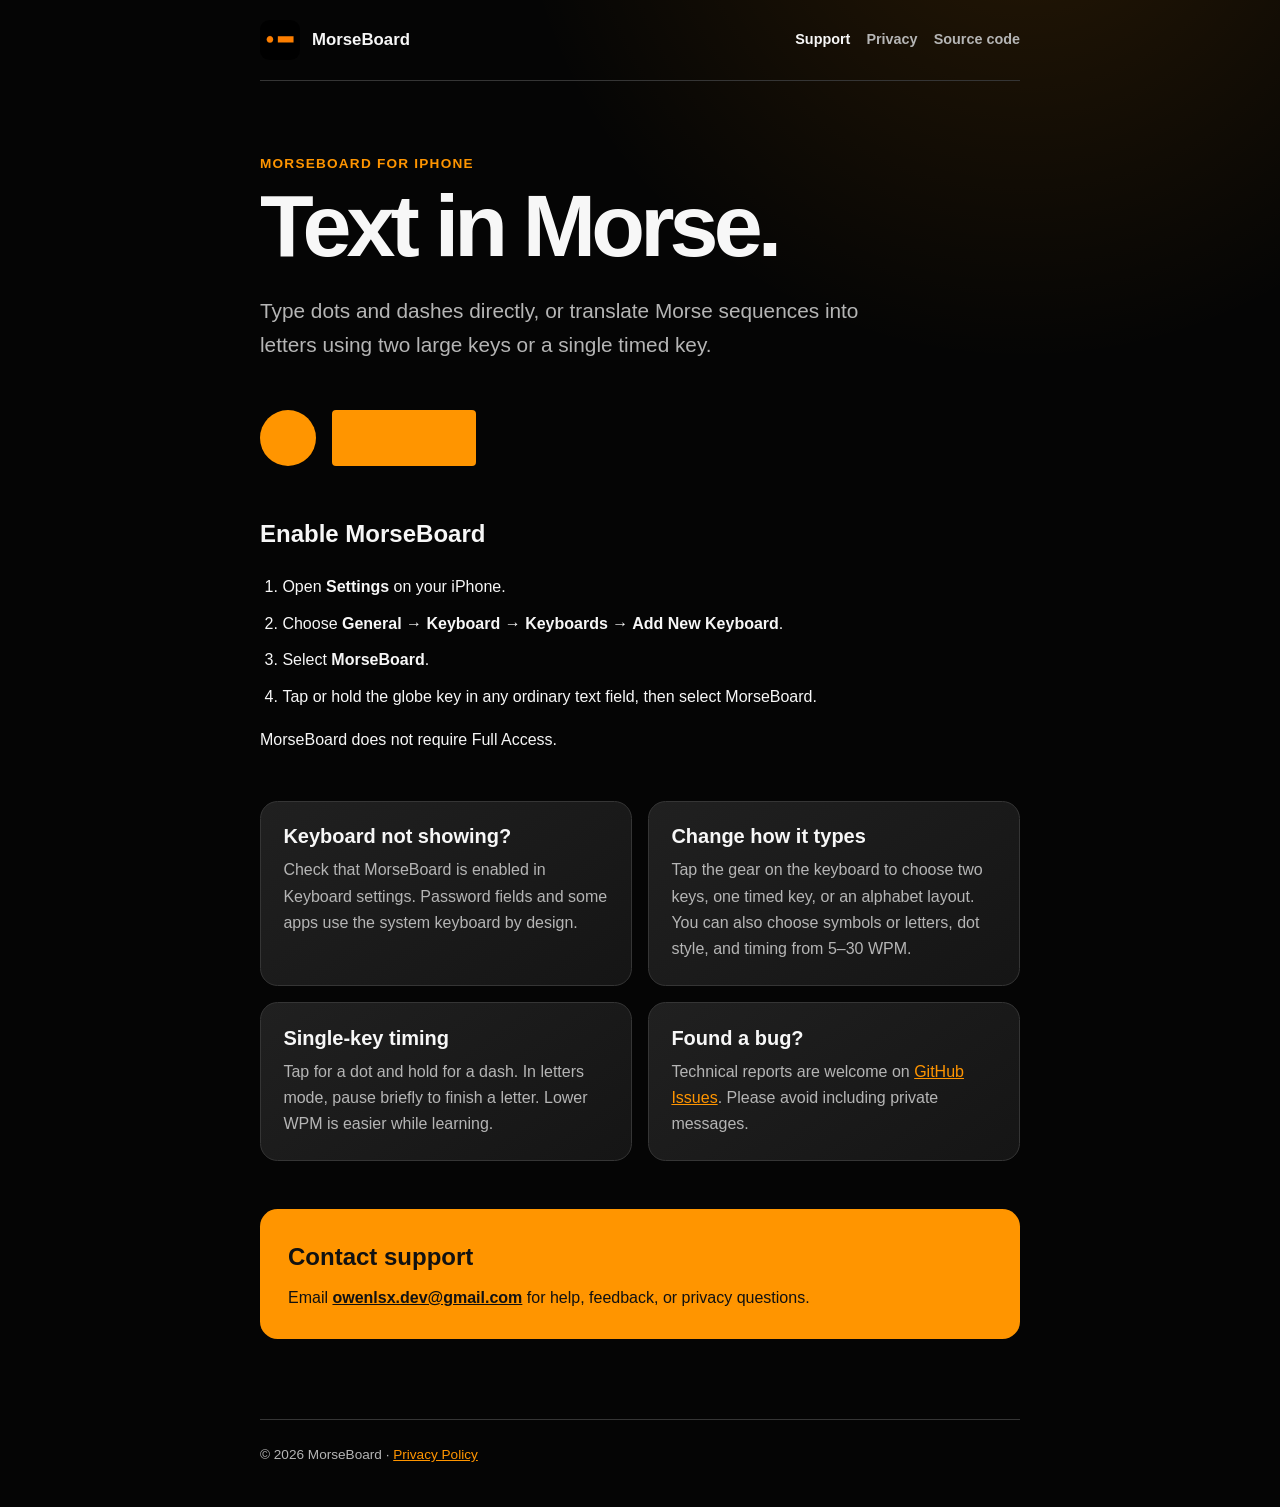
<file: docs/index.html>
<!doctype html>
<html lang="en-GB">
<head>
  <meta charset="utf-8">
  <meta name="viewport" content="width=device-width, initial-scale=1">
  <meta name="description" content="Support and setup help for MorseBoard, the Morse Code keyboard for iPhone.">
  <meta name="theme-color" content="#050505">
  <title>MorseBoard Support</title>
  <link rel="icon" href="assets/morseboard-icon.png">
  <link rel="stylesheet" href="styles.css">
</head>
<body>
  <div class="shell">
    <header>
      <a class="brand" href="./"><img src="assets/morseboard-icon.png" alt=""><span>MorseBoard</span></a>
      <nav aria-label="Main navigation">
        <a href="./" aria-current="page">Support</a>
        <a href="privacy/">Privacy</a>
        <a href="https://github.com/owenlsx/morseboard">Source code</a>
      </nav>
    </header>
    <main>
      <p class="eyebrow">MorseBoard for iPhone</p>
      <h1>Text in Morse.</h1>
      <p class="intro">Type dots and dashes directly, or translate Morse sequences into letters using two large keys or a single timed key.</p>
      <div class="signal" aria-label="Dot dash"><span class="dot"></span><span class="dash"></span></div>

      <section aria-labelledby="setup-heading">
        <h2 id="setup-heading">Enable MorseBoard</h2>
        <ol class="steps">
          <li>Open <strong>Settings</strong> on your iPhone.</li>
          <li>Choose <strong>General → Keyboard → Keyboards → Add New Keyboard</strong>.</li>
          <li>Select <strong>MorseBoard</strong>.</li>
          <li>Tap or hold the globe key in any ordinary text field, then select MorseBoard.</li>
        </ol>
        <p>MorseBoard does not require Full Access.</p>
      </section>

      <div class="grid">
        <section class="card">
          <h2>Keyboard not showing?</h2>
          <p>Check that MorseBoard is enabled in Keyboard settings. Password fields and some apps use the system keyboard by design.</p>
        </section>
        <section class="card">
          <h2>Change how it types</h2>
          <p>Tap the gear on the keyboard to choose two keys, one timed key, or an alphabet layout. You can also choose symbols or letters, dot style, and timing from 5–30 WPM.</p>
        </section>
        <section class="card">
          <h2>Single-key timing</h2>
          <p>Tap for a dot and hold for a dash. In letters mode, pause briefly to finish a letter. Lower WPM is easier while learning.</p>
        </section>
        <section class="card">
          <h2>Found a bug?</h2>
          <p>Technical reports are welcome on <a href="https://github.com/owenlsx/morseboard/issues">GitHub Issues</a>. Please avoid including private messages.</p>
        </section>
      </div>

      <section class="contact" aria-labelledby="contact-heading">
        <h2 id="contact-heading">Contact support</h2>
        <p>Email <a href="mailto:owenlsx.dev@gmail.com">owenlsx.dev@gmail.com</a> for help, feedback, or privacy questions.</p>
      </section>
    </main>
    <footer>© 2026 MorseBoard · <a href="privacy/">Privacy Policy</a></footer>
  </div>
</body>
</html>
</file>
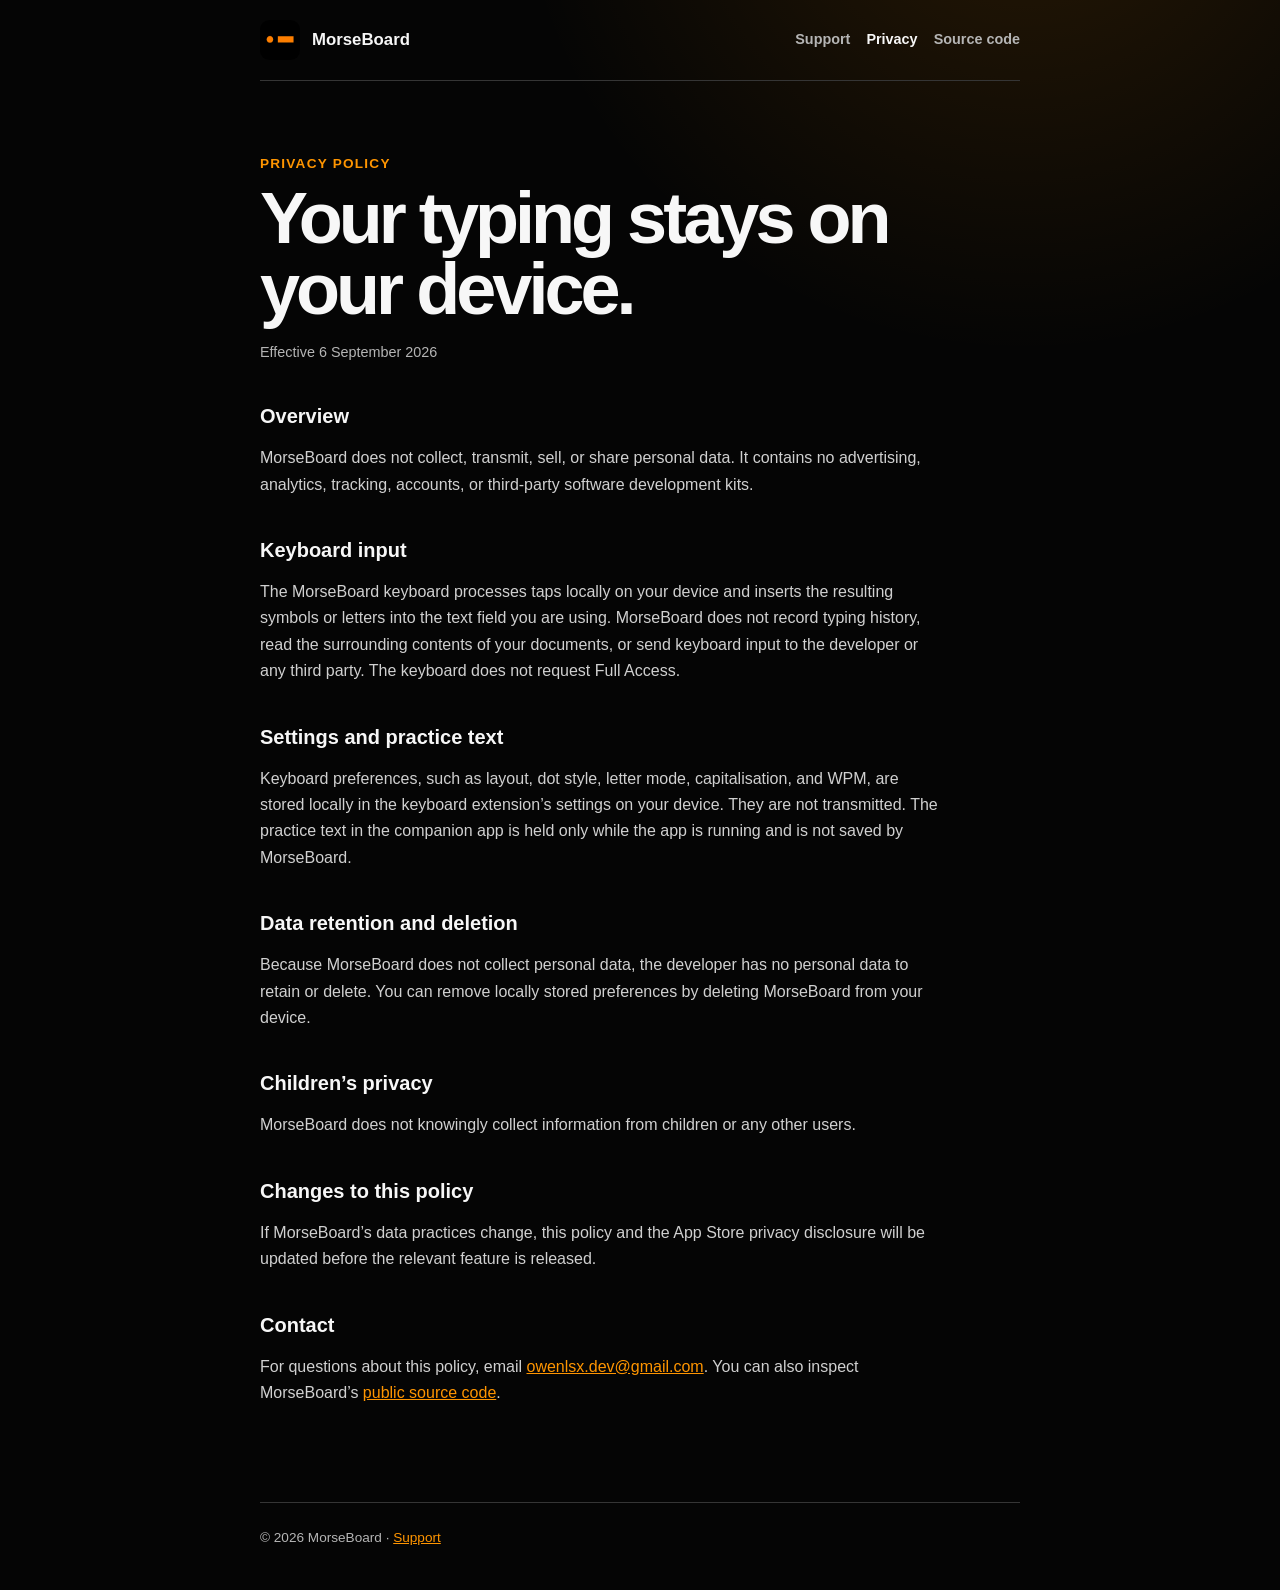
<file: docs/privacy/index.html>
<!doctype html>
<html lang="en-GB">
<head>
  <meta charset="utf-8">
  <meta name="viewport" content="width=device-width, initial-scale=1">
  <meta name="description" content="Privacy Policy for MorseBoard, the Morse Code keyboard for iPhone.">
  <meta name="theme-color" content="#050505">
  <title>MorseBoard Privacy Policy</title>
  <link rel="icon" href="../assets/morseboard-icon.png">
  <link rel="stylesheet" href="../styles.css">
</head>
<body>
  <div class="shell">
    <header>
      <a class="brand" href="../"><img src="../assets/morseboard-icon.png" alt=""><span>MorseBoard</span></a>
      <nav aria-label="Main navigation">
        <a href="../">Support</a>
        <a href="./" aria-current="page">Privacy</a>
        <a href="https://github.com/owenlsx/morseboard">Source code</a>
      </nav>
    </header>
    <main>
      <article>
        <p class="eyebrow">Privacy Policy</p>
        <h1>Your typing stays on your device.</h1>
        <p class="updated">Effective 6 September 2026</p>

        <h2>Overview</h2>
        <p>MorseBoard does not collect, transmit, sell, or share personal data. It contains no advertising, analytics, tracking, accounts, or third-party software development kits.</p>

        <h2>Keyboard input</h2>
        <p>The MorseBoard keyboard processes taps locally on your device and inserts the resulting symbols or letters into the text field you are using. MorseBoard does not record typing history, read the surrounding contents of your documents, or send keyboard input to the developer or any third party. The keyboard does not request Full Access.</p>

        <h2>Settings and practice text</h2>
        <p>Keyboard preferences, such as layout, dot style, letter mode, capitalisation, and WPM, are stored locally in the keyboard extension’s settings on your device. They are not transmitted. The practice text in the companion app is held only while the app is running and is not saved by MorseBoard.</p>

        <h2>Data retention and deletion</h2>
        <p>Because MorseBoard does not collect personal data, the developer has no personal data to retain or delete. You can remove locally stored preferences by deleting MorseBoard from your device.</p>

        <h2>Children’s privacy</h2>
        <p>MorseBoard does not knowingly collect information from children or any other users.</p>

        <h2>Changes to this policy</h2>
        <p>If MorseBoard’s data practices change, this policy and the App Store privacy disclosure will be updated before the relevant feature is released.</p>

        <h2>Contact</h2>
        <p>For questions about this policy, email <a href="mailto:owenlsx.dev@gmail.com">owenlsx.dev@gmail.com</a>. You can also inspect MorseBoard’s <a href="https://github.com/owenlsx/morseboard">public source code</a>.</p>
      </article>
    </main>
    <footer>© 2026 MorseBoard · <a href="../">Support</a></footer>
  </div>
</body>
</html>
</file>
<file: docs/styles.css>
:root {
  color-scheme: dark;
  --orange: #ff9500;
  --background: #050505;
  --surface: #151515;
  --surface-raised: #202020;
  --text: #f7f7f7;
  --muted: #b5b5b5;
  --border: #353535;
  font-family: -apple-system, BlinkMacSystemFont, "SF Pro Text", "Segoe UI", sans-serif;
}

* { box-sizing: border-box; }

html { background: var(--background); }

body {
  margin: 0;
  background:
    radial-gradient(circle at 80% -10%, rgb(255 149 0 / 14%), transparent 32rem),
    var(--background);
  color: var(--text);
  font-size: 1rem;
  line-height: 1.65;
}

a { color: var(--orange); }

a:hover { text-decoration-thickness: 2px; }

.shell {
  width: min(100% - 2rem, 760px);
  margin: 0 auto;
}

header {
  display: flex;
  align-items: center;
  justify-content: space-between;
  gap: 1rem;
  padding: 1.25rem 0;
  border-bottom: 1px solid var(--border);
}

.brand {
  display: inline-flex;
  align-items: center;
  gap: .75rem;
  color: var(--text);
  font-size: 1.05rem;
  font-weight: 700;
  text-decoration: none;
}

.brand img {
  width: 2.5rem;
  height: 2.5rem;
  border-radius: .6rem;
}

nav { display: flex; gap: 1rem; }

nav a {
  color: var(--muted);
  font-size: .9rem;
  font-weight: 600;
  text-decoration: none;
}

nav a[aria-current="page"], nav a:hover { color: var(--text); }

main { padding: 4.5rem 0 5rem; }

.eyebrow {
  margin: 0 0 .5rem;
  color: var(--orange);
  font-size: .85rem;
  font-weight: 750;
  letter-spacing: .09em;
  text-transform: uppercase;
}

h1 {
  max-width: 680px;
  margin: 0;
  font-size: clamp(2.5rem, 9vw, 5.5rem);
  line-height: .98;
  letter-spacing: -.055em;
}

.intro {
  max-width: 620px;
  margin: 1.5rem 0 0;
  color: var(--muted);
  font-size: clamp(1.05rem, 2.5vw, 1.3rem);
}

.signal {
  display: flex;
  align-items: center;
  gap: 1rem;
  margin: 3rem 0;
}

.dot, .dash { display: block; background: var(--orange); }
.dot { width: 3.5rem; height: 3.5rem; border-radius: 50%; }
.dash { width: 9rem; height: 3.5rem; border-radius: .25rem; }

.grid {
  display: grid;
  grid-template-columns: repeat(2, minmax(0, 1fr));
  gap: 1rem;
  margin-top: 3rem;
}

.card {
  padding: 1.4rem;
  background: linear-gradient(145deg, var(--surface-raised), var(--surface));
  border: 1px solid var(--border);
  border-radius: 1.1rem;
}

.card h2, article h2 {
  margin: 0 0 .5rem;
  font-size: 1.25rem;
  line-height: 1.25;
}

.card p { margin: 0; color: var(--muted); }

.steps { padding-left: 1.4rem; }
.steps li + li { margin-top: .65rem; }

.contact {
  margin-top: 3rem;
  padding: 1.75rem;
  background: var(--orange);
  color: #111;
  border-radius: 1.1rem;
}

.contact h2 { margin: 0; }
.contact p { margin: .5rem 0 0; }
.contact a { color: #111; font-weight: 750; }

article { max-width: 680px; }
article h1 { font-size: clamp(2.5rem, 8vw, 4.5rem); }
article h2 { margin-top: 2.5rem; }
article p, article li { color: #d0d0d0; }
.updated { margin-top: 1rem; color: var(--muted); font-size: .9rem; }

footer {
  padding: 1.5rem 0 2.5rem;
  border-top: 1px solid var(--border);
  color: var(--muted);
  font-size: .85rem;
}

@media (max-width: 560px) {
  header { align-items: flex-start; flex-direction: column; }
  main { padding-top: 3rem; }
  .grid { grid-template-columns: 1fr; }
  .dot { width: 2.75rem; height: 2.75rem; }
  .dash { width: 7rem; height: 2.75rem; }
}

@media (prefers-reduced-motion: no-preference) {
  .dot, .dash { animation: arrive .55s ease-out both; }
  .dash { animation-delay: .08s; }
  @keyframes arrive {
    from { opacity: 0; transform: translateY(.75rem); }
    to { opacity: 1; transform: translateY(0); }
  }
}
</file>
